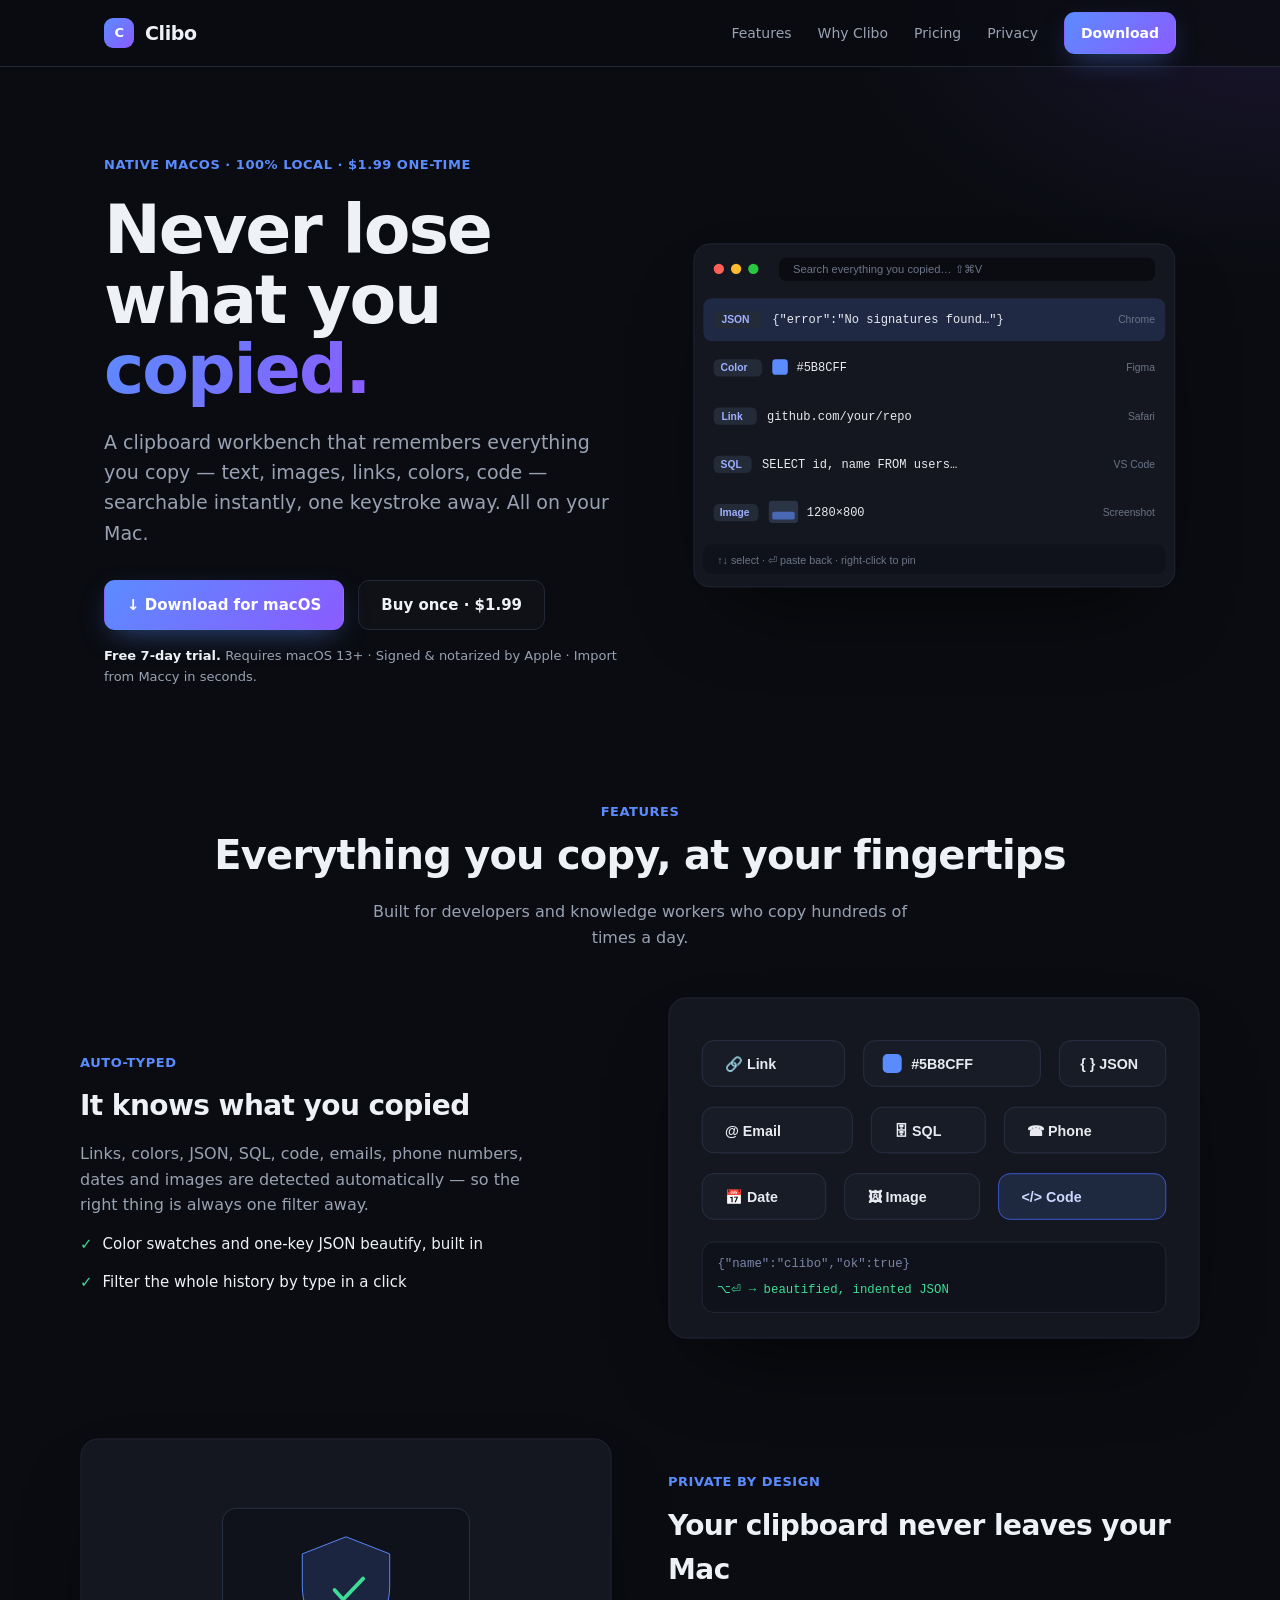
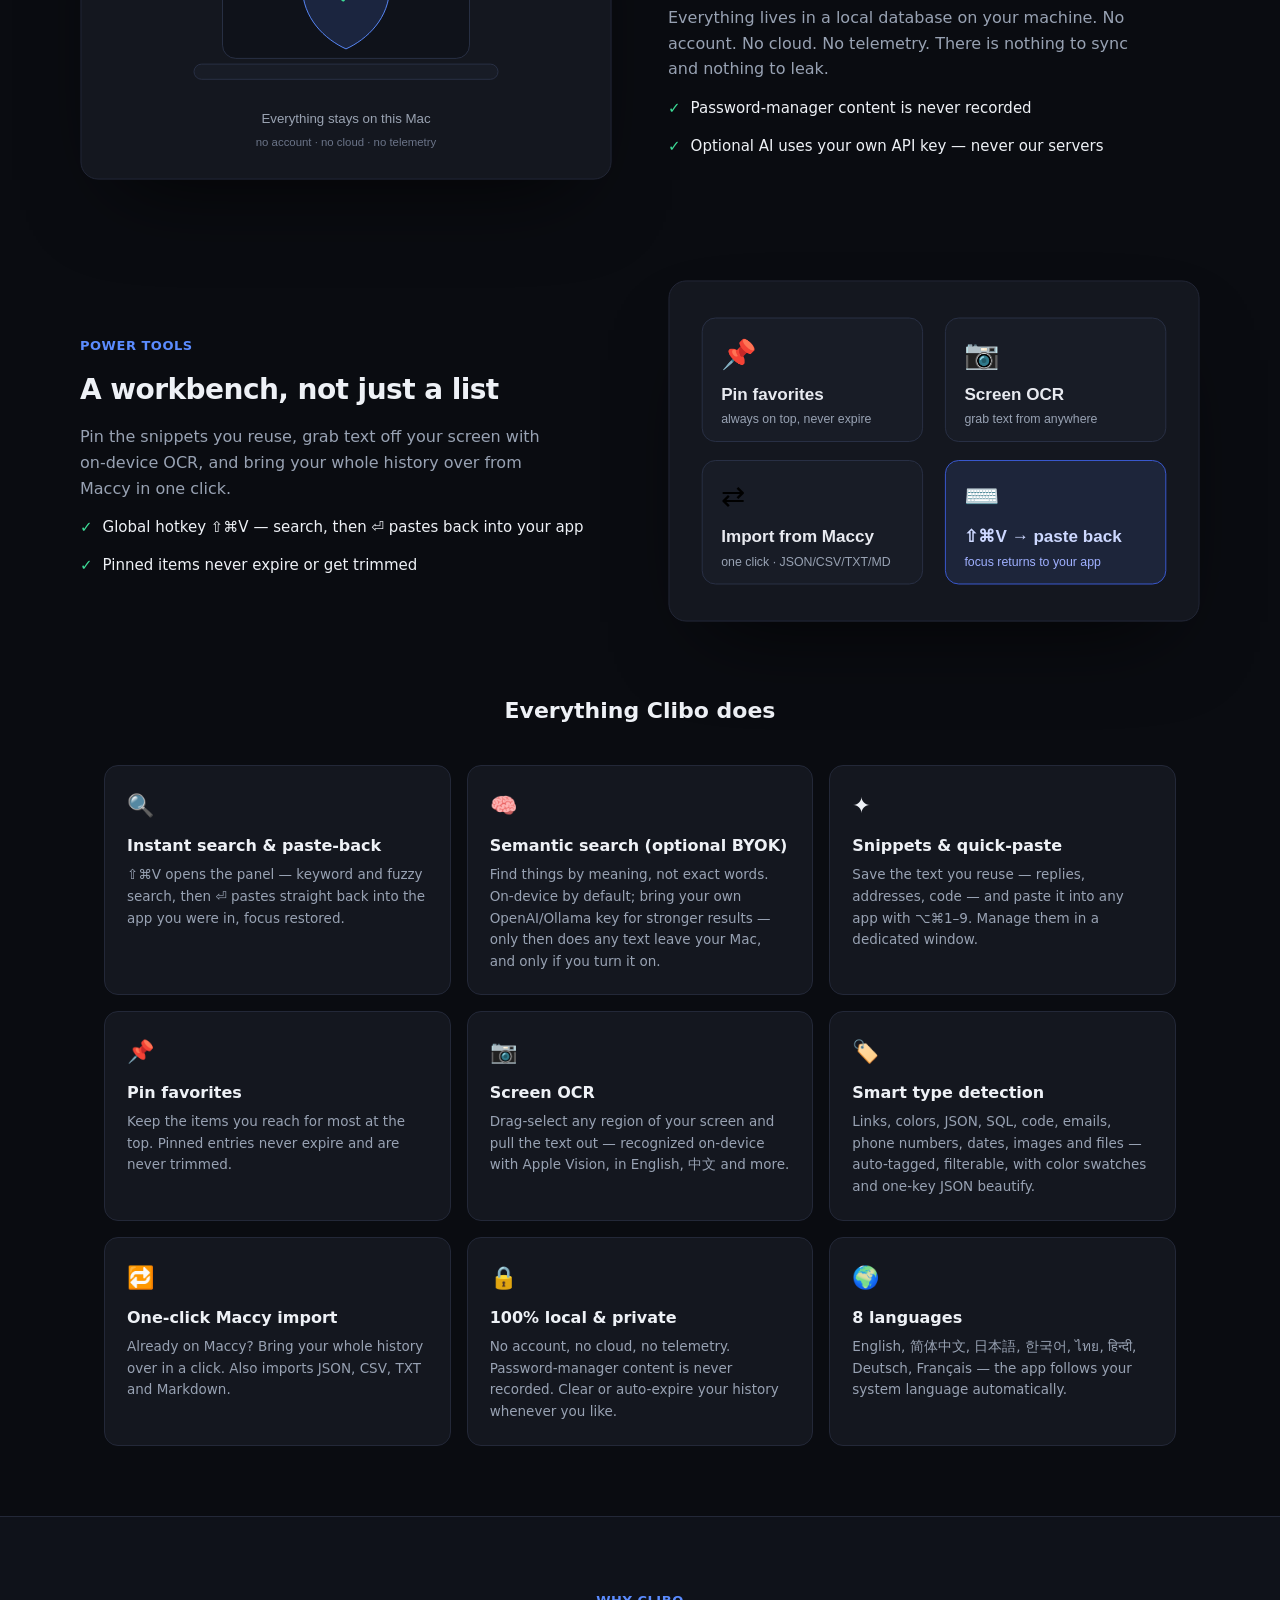
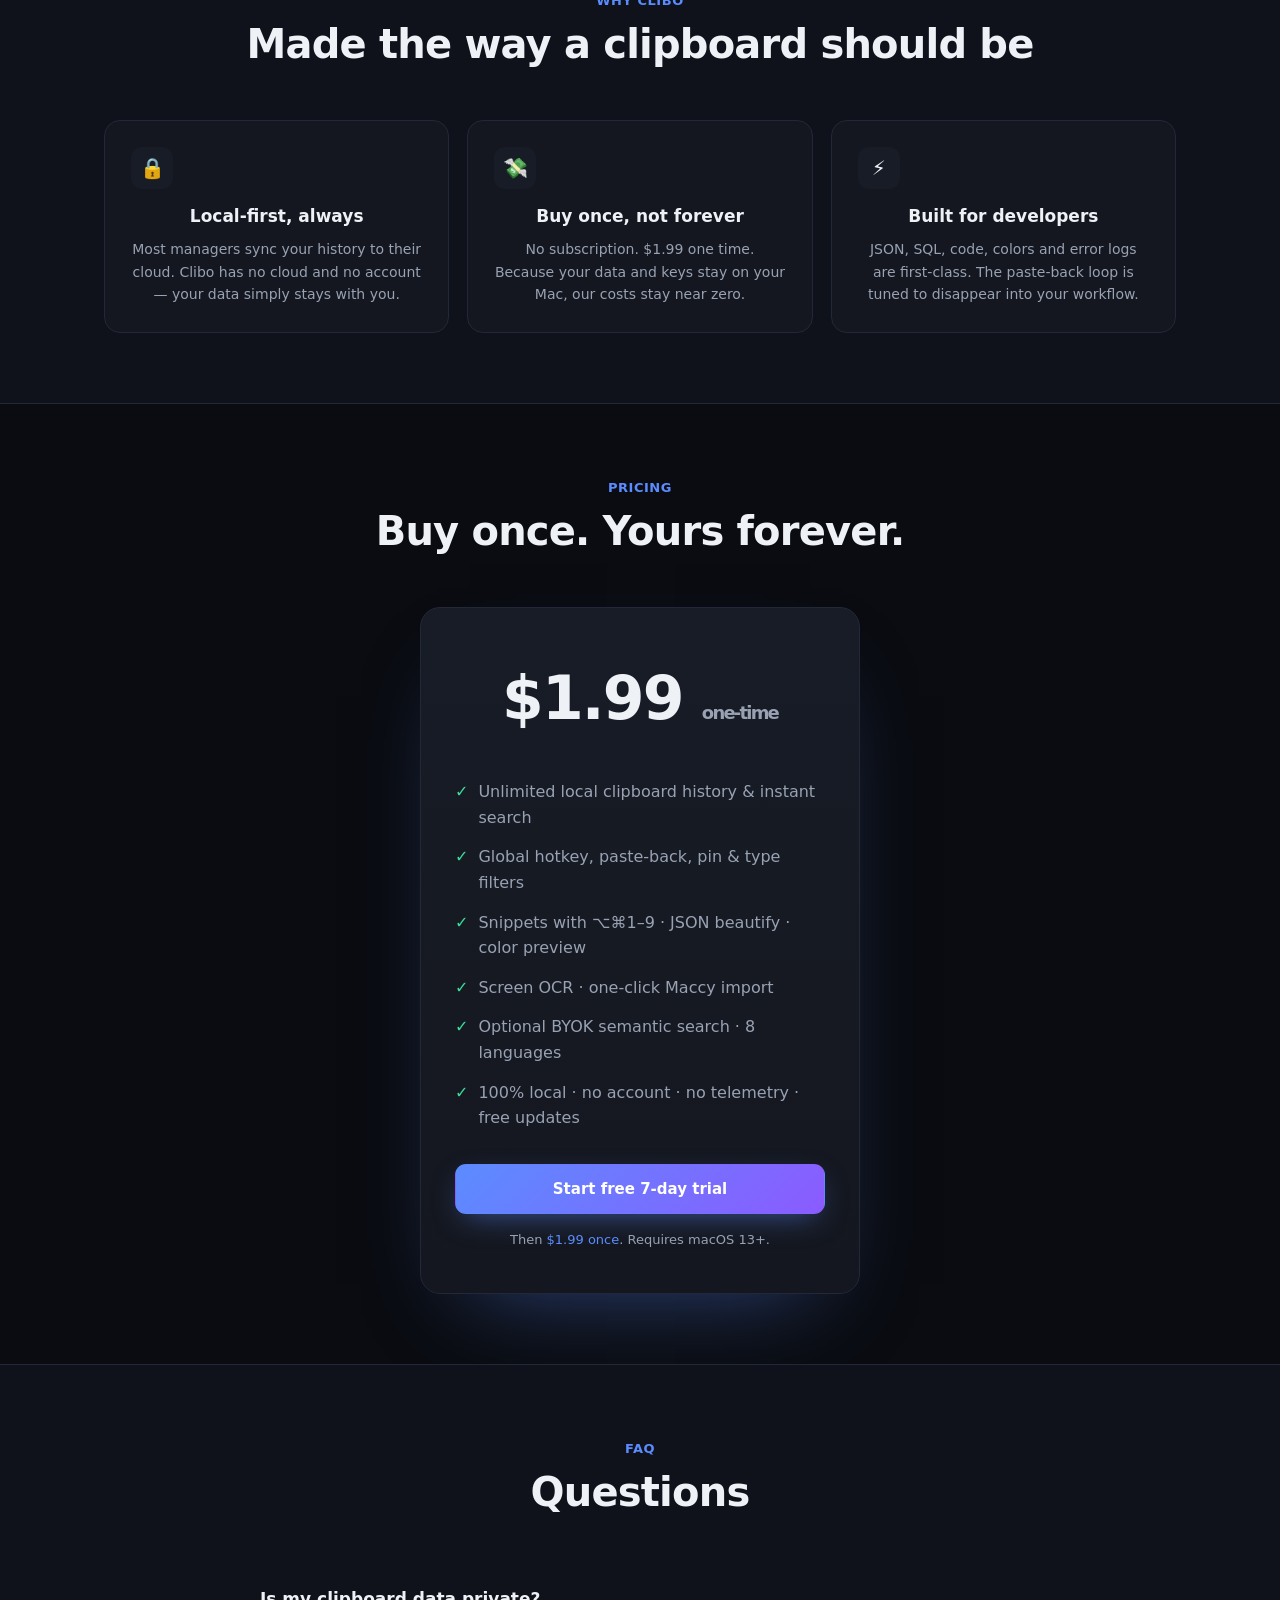
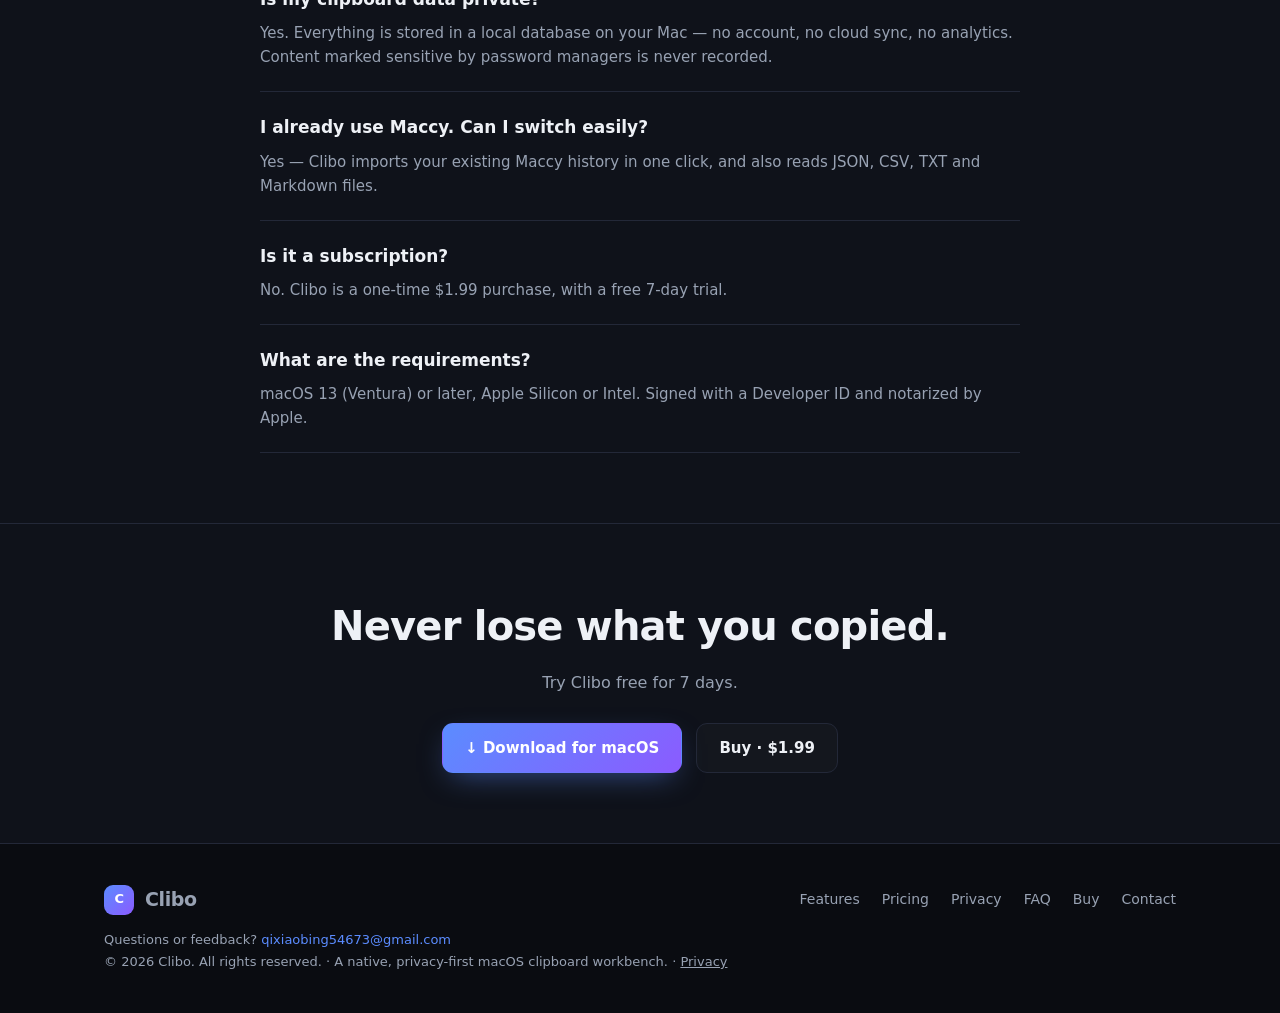
<file: index.html>
<!DOCTYPE html>
<html lang="en">
<head>
  <meta charset="UTF-8" />
  <meta name="viewport" content="width=device-width, initial-scale=1.0" />
  <title>Clibo — Never lose what you copied. A private macOS clipboard workbench.</title>
  <meta name="description" content="Clibo remembers everything you copy — text, images, links, colors, code — all stored locally on your Mac, searchable instantly, one keystroke away. Import from Maccy in seconds. Buy once, $1.99." />
  <meta property="og:title" content="Clibo — A private macOS clipboard workbench" />
  <meta property="og:description" content="Never lose what you copied. 100% local, searchable, one keystroke away. $1.99 one-time." />
  <meta property="og:type" content="website" />
  <meta property="og:image" content="https://clibo.xyz/og-cover.png" />
  <meta name="twitter:card" content="summary_large_image" />
  <link rel="icon" href="favicon.svg" type="image/svg+xml" />
  <style>
:root{--bg:#0a0c11;--bg-soft:#0f121a;--card:#14171f;--card-2:#181c26;--border:#232838;--text:#eef1f6;--muted:#98a2b3;--accent:#5b8cff;--accent-2:#8b5bff;--green:#3ddc97;--r:16px;--maxw:1120px;}
*{box-sizing:border-box;margin:0;padding:0;}
html{scroll-behavior:smooth;}
body{font-family:-apple-system,BlinkMacSystemFont,"SF Pro Text","Segoe UI",Inter,system-ui,sans-serif;background:var(--bg);color:var(--text);line-height:1.6;-webkit-font-smoothing:antialiased;background-image:radial-gradient(900px 500px at 12% -5%,rgba(91,140,255,0.16),transparent 60%),radial-gradient(800px 500px at 100% 0%,rgba(139,91,255,0.12),transparent 55%);background-repeat:no-repeat;}
a{color:inherit;text-decoration:none;}
.wrap{max-width:var(--maxw);margin:0 auto;padding:0 24px;}
.eyebrow{color:var(--accent);font-size:13px;font-weight:600;letter-spacing:.04em;text-transform:uppercase;}
.grad{background:linear-gradient(120deg,var(--accent),var(--accent-2));-webkit-background-clip:text;background-clip:text;-webkit-text-fill-color:transparent;}
nav{position:sticky;top:0;z-index:50;backdrop-filter:blur(14px);background:rgba(10,12,17,.72);border-bottom:1px solid var(--border);}
nav .wrap{display:flex;align-items:center;justify-content:space-between;height:66px;}
.logo{display:flex;align-items:center;gap:11px;font-weight:700;font-size:19px;letter-spacing:-.02em;}
.logo .mark{width:30px;height:30px;border-radius:9px;background:linear-gradient(135deg,var(--accent),var(--accent-2));display:grid;place-items:center;color:#fff;font-size:13px;font-weight:800;}
.nav-links{display:flex;align-items:center;gap:26px;font-size:14px;color:var(--muted);}
.nav-links a:hover{color:var(--text);}
.btn{display:inline-flex;align-items:center;gap:8px;padding:12px 22px;border-radius:11px;font-weight:600;font-size:15px;border:1px solid transparent;cursor:pointer;transition:transform .12s ease,box-shadow .2s ease,background .2s;}
.btn-primary{background:linear-gradient(135deg,var(--accent),var(--accent-2));color:#fff;box-shadow:0 10px 30px -10px rgba(91,140,255,.55);}
.btn-primary:hover{transform:translateY(-2px);box-shadow:0 16px 40px -12px rgba(91,140,255,.7);}
.btn-ghost{border-color:var(--border);color:var(--text);background:rgba(255,255,255,.02);}
.btn-ghost:hover{transform:translateY(-2px);border-color:#34405c;}
.btn-sm{padding:9px 16px;font-size:14px;}
.hero{padding:84px 0 40px;}
.hero-grid{display:grid;grid-template-columns:1.05fr .95fr;gap:56px;align-items:center;}
.hero h1{font-size:clamp(40px,5.4vw,68px);line-height:1.03;letter-spacing:-.03em;font-weight:800;margin:18px 0 0;}
.hero p.lead{max-width:520px;margin-top:22px;font-size:19px;color:var(--muted);}
.cta-row{display:flex;gap:14px;margin-top:32px;flex-wrap:wrap;}
.subnote{margin-top:16px;font-size:13px;color:var(--muted);}
.subnote b{color:var(--text);font-weight:600;}
.visual{position:relative;}
.visual::before{content:"";position:absolute;inset:-8% -6% -10% -6%;background:radial-gradient(closest-side,rgba(91,140,255,.30),transparent 70%);filter:blur(10px);z-index:0;}
.visual svg{position:relative;z-index:1;width:100%;height:auto;border-radius:18px;box-shadow:0 40px 90px -40px rgba(0,0,0,.8);}
section{padding:70px 0;}
.center{text-align:center;}
.section-title{font-size:clamp(28px,4vw,40px);font-weight:800;letter-spacing:-.02em;}
.section-sub{color:var(--muted);margin-top:12px;max-width:580px;}
.center .section-sub{margin-left:auto;margin-right:auto;}
.feature{display:grid;grid-template-columns:1fr 1fr;gap:56px;align-items:center;padding:46px 0;}
.feature.reverse .ftext{order:2;}
.feature h3{font-size:28px;letter-spacing:-.02em;margin:10px 0 12px;}
.feature p{color:var(--muted);font-size:16px;max-width:460px;}
.feature .tick{color:var(--text);font-size:15px;margin-top:14px;display:flex;gap:10px;align-items:flex-start;}
.feature .tick::before{content:"✓";color:var(--green);font-weight:700;}
.why{background:var(--bg-soft);border-top:1px solid var(--border);border-bottom:1px solid var(--border);}
.why-grid{display:grid;grid-template-columns:repeat(3,1fr);gap:18px;margin-top:44px;}
.why-card{background:var(--card);border:1px solid var(--border);border-radius:var(--r);padding:26px;}
.why-card .i{width:42px;height:42px;border-radius:11px;background:var(--card-2);display:grid;place-items:center;font-size:20px;margin-bottom:14px;}
.why-card h4{font-size:17px;margin-bottom:8px;}
.why-card p{color:var(--muted);font-size:14px;}
.feat-grid{display:grid;grid-template-columns:repeat(3,1fr);gap:16px;margin-top:36px;}
.feat{background:var(--card);border:1px solid var(--border);border-radius:14px;padding:22px;}
.feat .fi{font-size:22px;margin-bottom:10px;}
.feat h4{font-size:16px;margin-bottom:6px;}
.feat p{color:var(--muted);font-size:13.5px;}
.price-card{max-width:440px;margin:44px auto 0;text-align:center;background:linear-gradient(180deg,var(--card-2),var(--card));border:1px solid var(--border);border-radius:20px;padding:42px 34px;box-shadow:0 40px 90px -50px rgba(91,140,255,.5);}
.price{font-size:60px;font-weight:800;letter-spacing:-.03em;}
.price small{font-size:18px;color:var(--muted);font-weight:600;}
.price-card ul{list-style:none;margin:26px 0;text-align:left;}
.price-card li{padding:7px 0;color:var(--muted);display:flex;gap:10px;}
.price-card li::before{content:"✓";color:var(--green);font-weight:700;}
.faq{max-width:760px;margin:40px auto 0;}
.qa{border-bottom:1px solid var(--border);padding:22px 0;}
.qa h4{font-size:17px;margin-bottom:8px;}
.qa p{color:var(--muted);font-size:15px;}
.final{text-align:center;background:var(--bg-soft);border-top:1px solid var(--border);}
footer{border-top:1px solid var(--border);padding:40px 0;color:var(--muted);font-size:14px;}
footer .wrap{display:flex;justify-content:space-between;align-items:center;flex-wrap:wrap;gap:16px;}
footer a:hover{color:var(--text);}
.foot-links{display:flex;gap:22px;}
@media(max-width:880px){.hero-grid,.feature{grid-template-columns:1fr;gap:32px;}.feature.reverse .ftext{order:0;}.why-grid,.feat-grid{grid-template-columns:1fr;}.nav-links a:not(.btn){display:none;}.hero{padding:56px 0 20px;}}
  </style>
</head>
<body>
  <nav>
    <div class="wrap">
      <a class="logo" href="/"><span class="mark">C</span> Clibo</a>
      <div class="nav-links">
        <a href="#features">Features</a>
        <a href="#why">Why Clibo</a>
        <a href="#pricing">Pricing</a>
        <a href="privacy.html">Privacy</a>
        <a class="btn btn-primary btn-sm" href="https://github.com/qixiaobing54673-cpu/clibo-site/releases/download/v1.0/Clibo-1.0.dmg">Download</a>
      </div>
    </div>
  </nav>

  <!-- HERO -->
  <header class="hero">
    <div class="wrap hero-grid">
      <div>
        <span class="eyebrow">Native macOS · 100% local · $1.99 one-time</span>
        <h1>Never lose<br/>what you <span class="grad">copied.</span></h1>
        <p class="lead">A clipboard workbench that remembers everything you copy — text, images, links, colors, code — searchable instantly, one keystroke away. All on your Mac.</p>
        <div class="cta-row">
          <a class="btn btn-primary" href="https://github.com/qixiaobing54673-cpu/clibo-site/releases/download/v1.0/Clibo-1.0.dmg">↓ Download for macOS</a>
          <a class="btn btn-ghost" href="https://dynamo510.gumroad.com/l/uwsir">Buy once · $1.99</a>
        </div>
        <p class="subnote"><b>Free 7-day trial.</b> Requires macOS 13+ · Signed &amp; notarized by Apple · Import from Maccy in seconds.</p>
      </div>
      <div class="visual">
        <svg viewBox="0 0 560 400" xmlns="http://www.w3.org/2000/svg" role="img" aria-label="Clibo search panel">
          <rect x="1" y="1" width="558" height="398" rx="18" fill="#14171f" stroke="#232838"/>
          <circle cx="30" cy="30" r="6" fill="#ff5f57"/><circle cx="50" cy="30" r="6" fill="#febc2e"/><circle cx="70" cy="30" r="6" fill="#28c840"/>
          <rect x="100" y="17" width="436" height="27" rx="8" fill="#0a0c11"/>
          <text x="116" y="35" fill="#6b7488" font-family="-apple-system,sans-serif" font-size="13">Search everything you copied…   ⇧⌘V</text>
          <rect x="12" y="64" width="536" height="50" rx="10" fill="#5b8cff" fill-opacity="0.16"/>
          <rect x="24" y="79" width="56" height="20" rx="6" fill="#232a38"/><text x="33" y="93" fill="#9fb0ff" font-size="12" font-family="sans-serif" font-weight="600">JSON</text>
          <text x="92" y="93" fill="#e8eaf0" font-size="14" font-family="ui-monospace,monospace">{"error":"No signatures found…"}</text>
          <text x="536" y="93" text-anchor="end" fill="#6b7488" font-size="12" font-family="sans-serif">Chrome</text>
          <rect x="24" y="135" width="56" height="20" rx="6" fill="#232a38"/><text x="32" y="149" fill="#9fb0ff" font-size="12" font-family="sans-serif" font-weight="600">Color</text>
          <rect x="92" y="135" width="18" height="18" rx="4" fill="#5b8cff"/>
          <text x="120" y="149" fill="#e8eaf0" font-size="14" font-family="ui-monospace,monospace">#5B8CFF</text>
          <text x="536" y="149" text-anchor="end" fill="#6b7488" font-size="12" font-family="sans-serif">Figma</text>
          <rect x="24" y="191" width="50" height="20" rx="6" fill="#232a38"/><text x="33" y="205" fill="#9fb0ff" font-size="12" font-family="sans-serif" font-weight="600">Link</text>
          <text x="86" y="205" fill="#e8eaf0" font-size="14" font-family="ui-monospace,monospace">github.com/your/repo</text>
          <text x="536" y="205" text-anchor="end" fill="#6b7488" font-size="12" font-family="sans-serif">Safari</text>
          <rect x="24" y="247" width="44" height="20" rx="6" fill="#232a38"/><text x="32" y="261" fill="#9fb0ff" font-size="12" font-family="sans-serif" font-weight="600">SQL</text>
          <text x="80" y="261" fill="#e8eaf0" font-size="14" font-family="ui-monospace,monospace">SELECT id, name FROM users…</text>
          <text x="536" y="261" text-anchor="end" fill="#6b7488" font-size="12" font-family="sans-serif">VS Code</text>
          <rect x="24" y="303" width="52" height="20" rx="6" fill="#232a38"/><text x="31" y="317" fill="#9fb0ff" font-size="12" font-family="sans-serif" font-weight="600">Image</text>
          <rect x="88" y="299" width="34" height="26" rx="4" fill="#2b3346"/><rect x="92" y="312" width="26" height="9" rx="2" fill="#5b8cff" fill-opacity="0.6"/>
          <text x="132" y="317" fill="#e8eaf0" font-size="14" font-family="ui-monospace,monospace">1280×800</text>
          <text x="536" y="317" text-anchor="end" fill="#6b7488" font-size="12" font-family="sans-serif">Screenshot</text>
          <rect x="12" y="350" width="536" height="34" rx="9" fill="#0f121a"/>
          <text x="28" y="372" fill="#6b7488" font-size="12.5" font-family="sans-serif">↑↓ select   ·   ⏎ paste back   ·   right-click to pin</text>
        </svg>
      </div>
    </div>
  </header>

  <!-- FEATURES -->
  <section id="features">
    <div class="wrap center">
      <span class="eyebrow">Features</span>
      <h2 class="section-title">Everything you copy, at your fingertips</h2>
      <p class="section-sub">Built for developers and knowledge workers who copy hundreds of times a day.</p>
    </div>

    <div class="wrap feature">
      <div class="ftext">
        <span class="eyebrow">Auto-typed</span>
        <h3>It knows what you copied</h3>
        <p>Links, colors, JSON, SQL, code, emails, phone numbers, dates and images are detected automatically — so the right thing is always one filter away.</p>
        <div class="tick">Color swatches and one-key JSON beautify, built in</div>
        <div class="tick">Filter the whole history by type in a click</div>
      </div>
      <div class="visual">
        <svg viewBox="0 0 560 360" xmlns="http://www.w3.org/2000/svg" role="img" aria-label="Type detection">
          <rect x="1" y="1" width="558" height="358" rx="18" fill="#14171f" stroke="#232838"/>
          <g font-family="-apple-system,sans-serif" font-size="15" font-weight="600">
            <rect x="36" y="46" width="150" height="48" rx="12" fill="#181c26" stroke="#2a3146"/><text x="60" y="76" fill="#e8eaf0">🔗  Link</text>
            <rect x="206" y="46" width="186" height="48" rx="12" fill="#181c26" stroke="#2a3146"/><rect x="226" y="60" width="20" height="20" rx="5" fill="#5b8cff"/><text x="256" y="76" fill="#e8eaf0">#5B8CFF</text>
            <rect x="412" y="46" width="112" height="48" rx="12" fill="#181c26" stroke="#2a3146"/><text x="434" y="76" fill="#e8eaf0">{ } JSON</text>
            <rect x="36" y="116" width="158" height="48" rx="12" fill="#181c26" stroke="#2a3146"/><text x="60" y="146" fill="#e8eaf0">@  Email</text>
            <rect x="214" y="116" width="120" height="48" rx="12" fill="#181c26" stroke="#2a3146"/><text x="238" y="146" fill="#e8eaf0">🗄  SQL</text>
            <rect x="354" y="116" width="170" height="48" rx="12" fill="#181c26" stroke="#2a3146"/><text x="378" y="146" fill="#e8eaf0">☎  Phone</text>
            <rect x="36" y="186" width="130" height="48" rx="12" fill="#181c26" stroke="#2a3146"/><text x="60" y="216" fill="#e8eaf0">📅  Date</text>
            <rect x="186" y="186" width="142" height="48" rx="12" fill="#181c26" stroke="#2a3146"/><text x="210" y="216" fill="#e8eaf0">🖼  Image</text>
            <rect x="348" y="186" width="176" height="48" rx="12" fill="#5b8cff" fill-opacity="0.14" stroke="#3b5bd6"/><text x="372" y="216" fill="#cdd8ff">&lt;/&gt;  Code</text>
          </g>
          <rect x="36" y="258" width="488" height="74" rx="12" fill="#0f121a" stroke="#232838"/>
          <text x="52" y="284" fill="#7a86a8" font-size="13" font-family="ui-monospace,monospace">{"name":"clibo","ok":true}</text>
          <text x="52" y="312" fill="#3ddc97" font-size="13" font-family="ui-monospace,monospace">⌥⏎  →  beautified, indented JSON</text>
        </svg>
      </div>
    </div>

    <div class="wrap feature reverse">
      <div class="ftext">
        <span class="eyebrow">Private by design</span>
        <h3>Your clipboard never leaves your Mac</h3>
        <p>Everything lives in a local database on your machine. No account. No cloud. No telemetry. There is nothing to sync and nothing to leak.</p>
        <div class="tick">Password-manager content is never recorded</div>
        <div class="tick">Optional AI uses your own API key — never our servers</div>
      </div>
      <div class="visual">
        <svg viewBox="0 0 560 360" xmlns="http://www.w3.org/2000/svg" role="img" aria-label="Local and private">
          <rect x="1" y="1" width="558" height="358" rx="18" fill="#14171f" stroke="#232838"/>
          <rect x="150" y="74" width="260" height="158" rx="14" fill="#0f121a" stroke="#2a3146"/>
          <rect x="120" y="238" width="320" height="16" rx="8" fill="#181c26" stroke="#2a3146"/>
          <path d="M280 104 l46 18 v34 c0 34 -24 56 -46 66 c-22 -10 -46 -32 -46 -66 v-34 z" fill="#5b8cff" fill-opacity="0.16" stroke="#5b8cff"/>
          <path d="M268 160 l9 10 l21 -22" fill="none" stroke="#3ddc97" stroke-width="4" stroke-linecap="round" stroke-linejoin="round"/>
          <text x="280" y="300" text-anchor="middle" fill="#9aa3b2" font-size="14" font-family="sans-serif">Everything stays on this Mac</text>
          <text x="280" y="324" text-anchor="middle" fill="#6b7488" font-size="12" font-family="sans-serif">no account · no cloud · no telemetry</text>
        </svg>
      </div>
    </div>

    <div class="wrap feature">
      <div class="ftext">
        <span class="eyebrow">Power tools</span>
        <h3>A workbench, not just a list</h3>
        <p>Pin the snippets you reuse, grab text off your screen with on-device OCR, and bring your whole history over from Maccy in one click.</p>
        <div class="tick">Global hotkey ⇧⌘V — search, then ⏎ pastes back into your app</div>
        <div class="tick">Pinned items never expire or get trimmed</div>
      </div>
      <div class="visual">
        <svg viewBox="0 0 560 360" xmlns="http://www.w3.org/2000/svg" role="img" aria-label="Power tools">
          <rect x="1" y="1" width="558" height="358" rx="18" fill="#14171f" stroke="#232838"/>
          <g font-family="-apple-system,sans-serif">
            <rect x="36" y="40" width="232" height="130" rx="14" fill="#181c26" stroke="#2a3146"/>
            <text x="56" y="88" font-size="30">📌</text><text x="56" y="126" fill="#e8eaf0" font-size="18" font-weight="700">Pin favorites</text><text x="56" y="151" fill="#98a2b3" font-size="13">always on top, never expire</text>
            <rect x="292" y="40" width="232" height="130" rx="14" fill="#181c26" stroke="#2a3146"/>
            <text x="312" y="88" font-size="30">📷</text><text x="312" y="126" fill="#e8eaf0" font-size="18" font-weight="700">Screen OCR</text><text x="312" y="151" fill="#98a2b3" font-size="13">grab text from anywhere</text>
            <rect x="36" y="190" width="232" height="130" rx="14" fill="#181c26" stroke="#2a3146"/>
            <text x="56" y="238" font-size="30">⇄</text><text x="56" y="276" fill="#e8eaf0" font-size="18" font-weight="700">Import from Maccy</text><text x="56" y="301" fill="#98a2b3" font-size="13">one click · JSON/CSV/TXT/MD</text>
            <rect x="292" y="190" width="232" height="130" rx="14" fill="#5b8cff" fill-opacity="0.12" stroke="#3b5bd6"/>
            <text x="312" y="238" font-size="30">⌨️</text><text x="312" y="276" fill="#cdd8ff" font-size="18" font-weight="700">⇧⌘V → paste back</text><text x="312" y="301" fill="#9fb0ff" font-size="13">focus returns to your app</text>
          </g>
        </svg>
      </div>
    </div>
    <div class="wrap" style="margin-top:18px;">
      <h3 class="center" style="font-size:22px;font-weight:700;">Everything Clibo does</h3>
      <div class="feat-grid">
        <div class="feat"><div class="fi">🔍</div><h4>Instant search &amp; paste-back</h4><p>⇧⌘V opens the panel — keyword and fuzzy search, then ⏎ pastes straight back into the app you were in, focus restored.</p></div>
        <div class="feat"><div class="fi">🧠</div><h4>Semantic search (optional BYOK)</h4><p>Find things by meaning, not exact words. On-device by default; bring your own OpenAI/Ollama key for stronger results — only then does any text leave your Mac, and only if you turn it on.</p></div>
        <div class="feat"><div class="fi">✦</div><h4>Snippets &amp; quick-paste</h4><p>Save the text you reuse — replies, addresses, code — and paste it into any app with ⌥⌘1–9. Manage them in a dedicated window.</p></div>
        <div class="feat"><div class="fi">📌</div><h4>Pin favorites</h4><p>Keep the items you reach for most at the top. Pinned entries never expire and are never trimmed.</p></div>
        <div class="feat"><div class="fi">📷</div><h4>Screen OCR</h4><p>Drag-select any region of your screen and pull the text out — recognized on-device with Apple Vision, in English, 中文 and more.</p></div>
        <div class="feat"><div class="fi">🏷️</div><h4>Smart type detection</h4><p>Links, colors, JSON, SQL, code, emails, phone numbers, dates, images and files — auto-tagged, filterable, with color swatches and one-key JSON beautify.</p></div>
        <div class="feat"><div class="fi">🔁</div><h4>One-click Maccy import</h4><p>Already on Maccy? Bring your whole history over in a click. Also imports JSON, CSV, TXT and Markdown.</p></div>
        <div class="feat"><div class="fi">🔒</div><h4>100% local &amp; private</h4><p>No account, no cloud, no telemetry. Password-manager content is never recorded. Clear or auto-expire your history whenever you like.</p></div>
        <div class="feat"><div class="fi">🌍</div><h4>8 languages</h4><p>English, 简体中文, 日本語, 한국어, ไทย, हिन्दी, Deutsch, Français — the app follows your system language automatically.</p></div>
      </div>
    </div>
  </section>

  <!-- WHY -->
  <section id="why" class="why">
    <div class="wrap center">
      <span class="eyebrow">Why Clibo</span>
      <h2 class="section-title">Made the way a clipboard should be</h2>
      <div class="why-grid">
        <div class="why-card"><div class="i">🔒</div><h4>Local-first, always</h4><p>Most managers sync your history to their cloud. Clibo has no cloud and no account — your data simply stays with you.</p></div>
        <div class="why-card"><div class="i">💸</div><h4>Buy once, not forever</h4><p>No subscription. $1.99 one time. Because your data and keys stay on your Mac, our costs stay near zero.</p></div>
        <div class="why-card"><div class="i">⚡</div><h4>Built for developers</h4><p>JSON, SQL, code, colors and error logs are first-class. The paste-back loop is tuned to disappear into your workflow.</p></div>
      </div>
    </div>
  </section>

  <!-- PRICING -->
  <section id="pricing">
    <div class="wrap center">
      <span class="eyebrow">Pricing</span>
      <h2 class="section-title">Buy once. Yours forever.</h2>
      <div class="price-card">
        <div class="price">$1.99 <small>one-time</small></div>
        <ul>
          <li>Unlimited local clipboard history &amp; instant search</li>
          <li>Global hotkey, paste-back, pin &amp; type filters</li>
          <li>Snippets with ⌥⌘1–9 · JSON beautify · color preview</li>
          <li>Screen OCR · one-click Maccy import</li>
          <li>Optional BYOK semantic search · 8 languages</li>
          <li>100% local · no account · no telemetry · free updates</li>
        </ul>
        <a class="btn btn-primary" href="https://github.com/qixiaobing54673-cpu/clibo-site/releases/download/v1.0/Clibo-1.0.dmg" style="width:100%;justify-content:center;">Start free 7-day trial</a>
        <p class="subnote">Then <a href="https://dynamo510.gumroad.com/l/uwsir" style="color:var(--accent)">$1.99 once</a>. Requires macOS 13+.</p>
      </div>
    </div>
  </section>

  <!-- FAQ -->
  <section id="faq" style="background:var(--bg-soft);border-top:1px solid var(--border);">
    <div class="wrap center"><span class="eyebrow">FAQ</span><h2 class="section-title">Questions</h2></div>
    <div class="wrap"><div class="faq">
      <div class="qa"><h4>Is my clipboard data private?</h4><p>Yes. Everything is stored in a local database on your Mac — no account, no cloud sync, no analytics. Content marked sensitive by password managers is never recorded.</p></div>
      <div class="qa"><h4>I already use Maccy. Can I switch easily?</h4><p>Yes — Clibo imports your existing Maccy history in one click, and also reads JSON, CSV, TXT and Markdown files.</p></div>
      <div class="qa"><h4>Is it a subscription?</h4><p>No. Clibo is a one-time $1.99 purchase, with a free 7-day trial.</p></div>
      <div class="qa"><h4>What are the requirements?</h4><p>macOS 13 (Ventura) or later, Apple Silicon or Intel. Signed with a Developer ID and notarized by Apple.</p></div>
    </div></div>
  </section>

  <!-- FINAL CTA -->
  <section class="final">
    <div class="wrap">
      <h2 class="section-title">Never lose what you copied.</h2>
      <p class="section-sub" style="margin:12px auto 0;">Try Clibo free for 7 days.</p>
      <div class="cta-row" style="justify-content:center;margin-top:28px;">
        <a class="btn btn-primary" href="https://github.com/qixiaobing54673-cpu/clibo-site/releases/download/v1.0/Clibo-1.0.dmg">↓ Download for macOS</a>
        <a class="btn btn-ghost" href="https://dynamo510.gumroad.com/l/uwsir">Buy · $1.99</a>
      </div>
    </div>
  </section>

  <footer>
    <div class="wrap" style="flex-direction:column;align-items:flex-start;gap:14px;">
      <div style="display:flex;justify-content:space-between;align-items:center;width:100%;flex-wrap:wrap;gap:14px;">
        <div class="logo"><span class="mark">C</span> Clibo</div>
        <div class="foot-links">
          <a href="#features">Features</a>
          <a href="#pricing">Pricing</a>
          <a href="privacy.html">Privacy</a>
          <a href="#faq">FAQ</a>
          <a href="https://dynamo510.gumroad.com/l/uwsir">Buy</a>
          <a href="mailto:qixiaobing54673@gmail.com">Contact</a>
        </div>
      </div>
      <div style="font-size:13px;color:var(--muted);line-height:1.7;">
        Questions or feedback? <a href="mailto:qixiaobing54673@gmail.com" style="color:var(--accent);">qixiaobing54673@gmail.com</a><br/>
        © 2026 Clibo. All rights reserved. · A native, privacy-first macOS clipboard workbench. · <a href="privacy.html" style="color:var(--muted);text-decoration:underline;">Privacy</a>
      </div>
    </div>
  </footer>
</body>
</html>
</file>
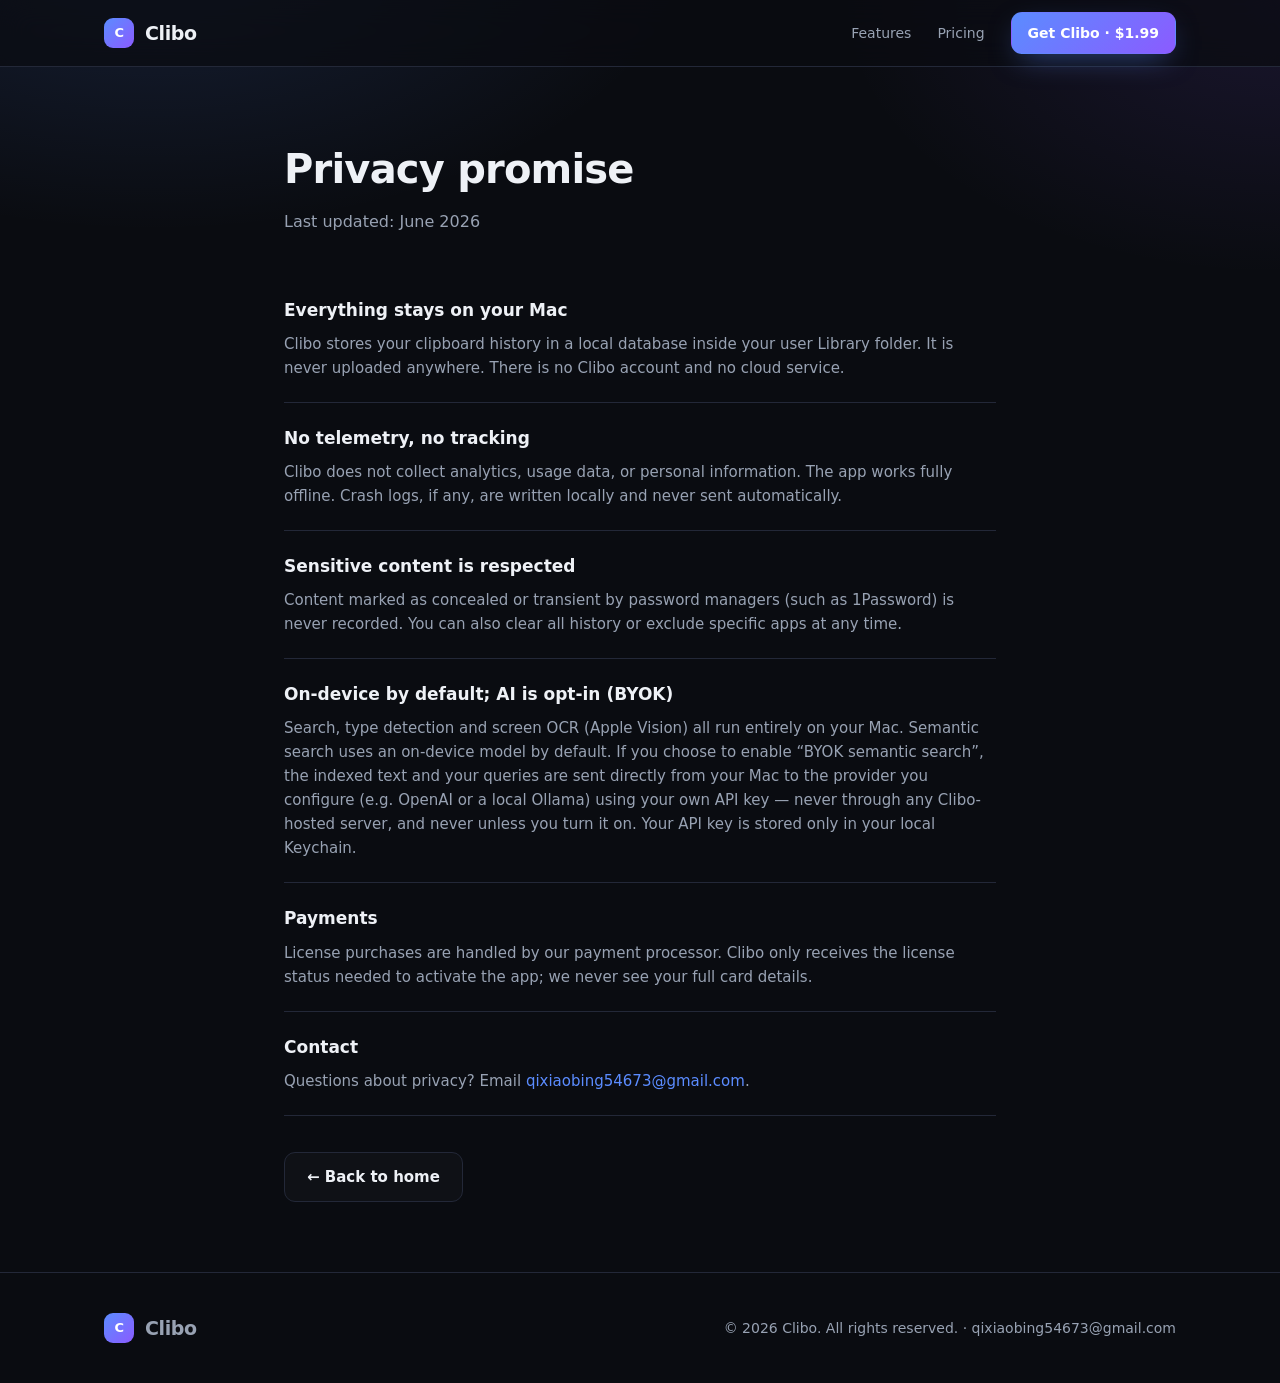
<file: privacy.html>
<!DOCTYPE html>
<html lang="en">
<head>
  <meta charset="UTF-8" />
  <meta name="viewport" content="width=device-width, initial-scale=1.0" />
  <title>Privacy — Clibo</title>
  <meta name="description" content="Clibo's privacy promise: your clipboard history is stored locally on your Mac. No account, no cloud, no telemetry." />
  <link rel="icon" href="favicon.svg" type="image/svg+xml" />
  <link rel="stylesheet" href="styles.css" />
</head>
<body>
  <nav>
    <div class="wrap">
      <a class="logo" href="/"><span class="mark">C</span> Clibo</a>
      <div class="nav-links">
        <a href="index.html#features">Features</a>
        <a href="index.html#pricing">Pricing</a>
        <a class="btn btn-primary btn-sm" href="index.html#pricing">Get Clibo · $1.99</a>
      </div>
    </div>
  </nav>

  <section>
    <div class="wrap" style="max-width:760px;">
      <h1 style="font-size:40px; letter-spacing:-0.02em; margin-bottom:8px;">Privacy promise</h1>
      <p style="color:var(--muted); margin-bottom:32px;">Last updated: June 2026</p>

      <div class="faq">
        <div class="qa">
          <h4>Everything stays on your Mac</h4>
          <p>Clibo stores your clipboard history in a local database inside your user Library folder. It is never uploaded anywhere. There is no Clibo account and no cloud service.</p>
        </div>
        <div class="qa">
          <h4>No telemetry, no tracking</h4>
          <p>Clibo does not collect analytics, usage data, or personal information. The app works fully offline. Crash logs, if any, are written locally and never sent automatically.</p>
        </div>
        <div class="qa">
          <h4>Sensitive content is respected</h4>
          <p>Content marked as concealed or transient by password managers (such as 1Password) is never recorded. You can also clear all history or exclude specific apps at any time.</p>
        </div>
        <div class="qa">
          <h4>On-device by default; AI is opt-in (BYOK)</h4>
          <p>Search, type detection and screen OCR (Apple Vision) all run entirely on your Mac. Semantic search uses an on-device model by default. If you choose to enable “BYOK semantic search”, the indexed text and your queries are sent directly from your Mac to the provider you configure (e.g. OpenAI or a local Ollama) using your own API key — never through any Clibo-hosted server, and never unless you turn it on. Your API key is stored only in your local Keychain.</p>
        </div>
        <div class="qa">
          <h4>Payments</h4>
          <p>License purchases are handled by our payment processor. Clibo only receives the license status needed to activate the app; we never see your full card details.</p>
        </div>
        <div class="qa">
          <h4>Contact</h4>
          <p>Questions about privacy? Email <a href="mailto:qixiaobing54673@gmail.com" style="color:var(--accent);">qixiaobing54673@gmail.com</a>.</p>
        </div>
      </div>

      <div class="cta-row" style="justify-content:flex-start; margin-top:36px;">
        <a class="btn btn-ghost" href="index.html">← Back to home</a>
      </div>
    </div>
  </section>

  <footer>
    <div class="wrap">
      <div class="logo"><span class="mark">C</span> Clibo</div>
      <div>© 2026 Clibo. All rights reserved. · <a href="mailto:qixiaobing54673@gmail.com">qixiaobing54673@gmail.com</a></div>
    </div>
  </footer>
</body>
</html>
</file>
<file: styles.css>
:root {
  --bg: #0a0c11;
  --bg-soft: #0f121a;
  --card: #14171f;
  --card-2: #181c26;
  --border: #232838;
  --text: #eef1f6;
  --muted: #98a2b3;
  --accent: #5b8cff;
  --accent-2: #8b5bff;
  --green: #3ddc97;
  --r: 16px;
  --maxw: 1120px;
}
* { box-sizing: border-box; margin: 0; padding: 0; }
html { scroll-behavior: smooth; }
body {
  font-family: -apple-system, BlinkMacSystemFont, "SF Pro Text", "Segoe UI", Inter, system-ui, sans-serif;
  background: var(--bg); color: var(--text); line-height: 1.6;
  -webkit-font-smoothing: antialiased;
  background-image:
    radial-gradient(900px 500px at 12% -5%, rgba(91,140,255,0.16), transparent 60%),
    radial-gradient(800px 500px at 100% 0%, rgba(139,91,255,0.12), transparent 55%);
  background-repeat: no-repeat;
}
a { color: inherit; text-decoration: none; }
.wrap { max-width: var(--maxw); margin: 0 auto; padding: 0 24px; }
.eyebrow { color: var(--accent); font-size: 13px; font-weight: 600; letter-spacing: .04em; text-transform: uppercase; }
.grad { background: linear-gradient(120deg, var(--accent), var(--accent-2)); -webkit-background-clip: text; background-clip: text; -webkit-text-fill-color: transparent; }

/* Nav */
nav { position: sticky; top: 0; z-index: 50; backdrop-filter: blur(14px); background: rgba(10,12,17,.72); border-bottom: 1px solid var(--border); }
nav .wrap { display: flex; align-items: center; justify-content: space-between; height: 66px; }
.logo { display: flex; align-items: center; gap: 11px; font-weight: 700; font-size: 19px; letter-spacing: -.02em; }
.logo .mark { width: 30px; height: 30px; border-radius: 9px; background: linear-gradient(135deg, var(--accent), var(--accent-2)); display: grid; place-items: center; color: #fff; font-size: 13px; font-weight: 800; }
.nav-links { display: flex; align-items: center; gap: 26px; font-size: 14px; color: var(--muted); }
.nav-links a:hover { color: var(--text); }

/* Buttons */
.btn { display: inline-flex; align-items: center; gap: 8px; padding: 12px 22px; border-radius: 11px; font-weight: 600; font-size: 15px; border: 1px solid transparent; cursor: pointer; transition: transform .12s ease, box-shadow .2s ease, background .2s; }
.btn-primary { background: linear-gradient(135deg, var(--accent), var(--accent-2)); color: #fff; box-shadow: 0 10px 30px -10px rgba(91,140,255,.55); }
.btn-primary:hover { transform: translateY(-2px); box-shadow: 0 16px 40px -12px rgba(91,140,255,.7); }
.btn-ghost { border-color: var(--border); color: var(--text); background: rgba(255,255,255,.02); }
.btn-ghost:hover { transform: translateY(-2px); border-color: #34405c; }
.btn-sm { padding: 9px 16px; font-size: 14px; }

/* Hero */
.hero { padding: 84px 0 40px; }
.hero-grid { display: grid; grid-template-columns: 1.05fr .95fr; gap: 56px; align-items: center; }
.hero h1 { font-size: clamp(40px, 5.4vw, 68px); line-height: 1.03; letter-spacing: -.03em; font-weight: 800; margin: 18px 0 0; }
.hero p.lead { max-width: 520px; margin-top: 22px; font-size: 19px; color: var(--muted); }
.cta-row { display: flex; gap: 14px; margin-top: 32px; flex-wrap: wrap; }
.subnote { margin-top: 16px; font-size: 13px; color: var(--muted); }
.subnote b { color: var(--text); font-weight: 600; }

/* Visual frame (holds SVG mockups) */
.visual { position: relative; }
.visual::before { content:""; position:absolute; inset:-8% -6% -10% -6%; background: radial-gradient(closest-side, rgba(91,140,255,.30), transparent 70%); filter: blur(10px); z-index:0; }
.visual svg { position: relative; z-index: 1; width: 100%; height: auto; border-radius: 18px; box-shadow: 0 40px 90px -40px rgba(0,0,0,.8); }

/* Sections */
section { padding: 70px 0; }
.center { text-align: center; }
.section-title { font-size: clamp(28px, 4vw, 40px); font-weight: 800; letter-spacing: -.02em; }
.section-sub { color: var(--muted); margin-top: 12px; max-width: 580px; }
.center .section-sub { margin-left: auto; margin-right: auto; }

/* Alternating feature rows */
.feature { display: grid; grid-template-columns: 1fr 1fr; gap: 56px; align-items: center; padding: 46px 0; }
.feature.reverse .ftext { order: 2; }
.feature h3 { font-size: 28px; letter-spacing: -.02em; margin: 10px 0 12px; }
.feature p { color: var(--muted); font-size: 16px; max-width: 460px; }
.feature .tick { color: var(--text); font-size: 15px; margin-top: 14px; display: flex; gap: 10px; align-items: flex-start; }
.feature .tick::before { content: "✓"; color: var(--green); font-weight: 700; }

/* Why / comparison */
.why { background: var(--bg-soft); border-top: 1px solid var(--border); border-bottom: 1px solid var(--border); }
.why-grid { display: grid; grid-template-columns: repeat(3,1fr); gap: 18px; margin-top: 44px; }
.why-card { background: var(--card); border: 1px solid var(--border); border-radius: var(--r); padding: 26px; }
.why-card .i { width: 42px; height: 42px; border-radius: 11px; background: var(--card-2); display: grid; place-items: center; font-size: 20px; margin-bottom: 14px; }
.why-card h4 { font-size: 17px; margin-bottom: 8px; }
.why-card p { color: var(--muted); font-size: 14px; }

/* Pricing */
.price-card { max-width: 440px; margin: 44px auto 0; text-align: center; background: linear-gradient(180deg, var(--card-2), var(--card)); border: 1px solid var(--border); border-radius: 20px; padding: 42px 34px; box-shadow: 0 40px 90px -50px rgba(91,140,255,.5); }
.price { font-size: 60px; font-weight: 800; letter-spacing: -.03em; }
.price small { font-size: 18px; color: var(--muted); font-weight: 600; }
.price-card ul { list-style: none; margin: 26px 0; text-align: left; }
.price-card li { padding: 7px 0; color: var(--muted); display: flex; gap: 10px; }
.price-card li::before { content: "✓"; color: var(--green); font-weight: 700; }

/* FAQ */
.faq { max-width: 760px; margin: 40px auto 0; }
.qa { border-bottom: 1px solid var(--border); padding: 22px 0; }
.qa h4 { font-size: 17px; margin-bottom: 8px; }
.qa p { color: var(--muted); font-size: 15px; }

/* Final CTA */
.final { text-align: center; background: var(--bg-soft); border-top: 1px solid var(--border); }

/* Footer */
footer { border-top: 1px solid var(--border); padding: 40px 0; color: var(--muted); font-size: 14px; }
footer .wrap { display: flex; justify-content: space-between; align-items: center; flex-wrap: wrap; gap: 16px; }
footer a:hover { color: var(--text); }
.foot-links { display: flex; gap: 22px; }

@media (max-width: 880px) {
  .hero-grid, .feature { grid-template-columns: 1fr; gap: 32px; }
  .feature.reverse .ftext { order: 0; }
  .why-grid { grid-template-columns: 1fr; }
  .nav-links a:not(.btn) { display: none; }
  .hero { padding: 56px 0 20px; }
}
</file>
